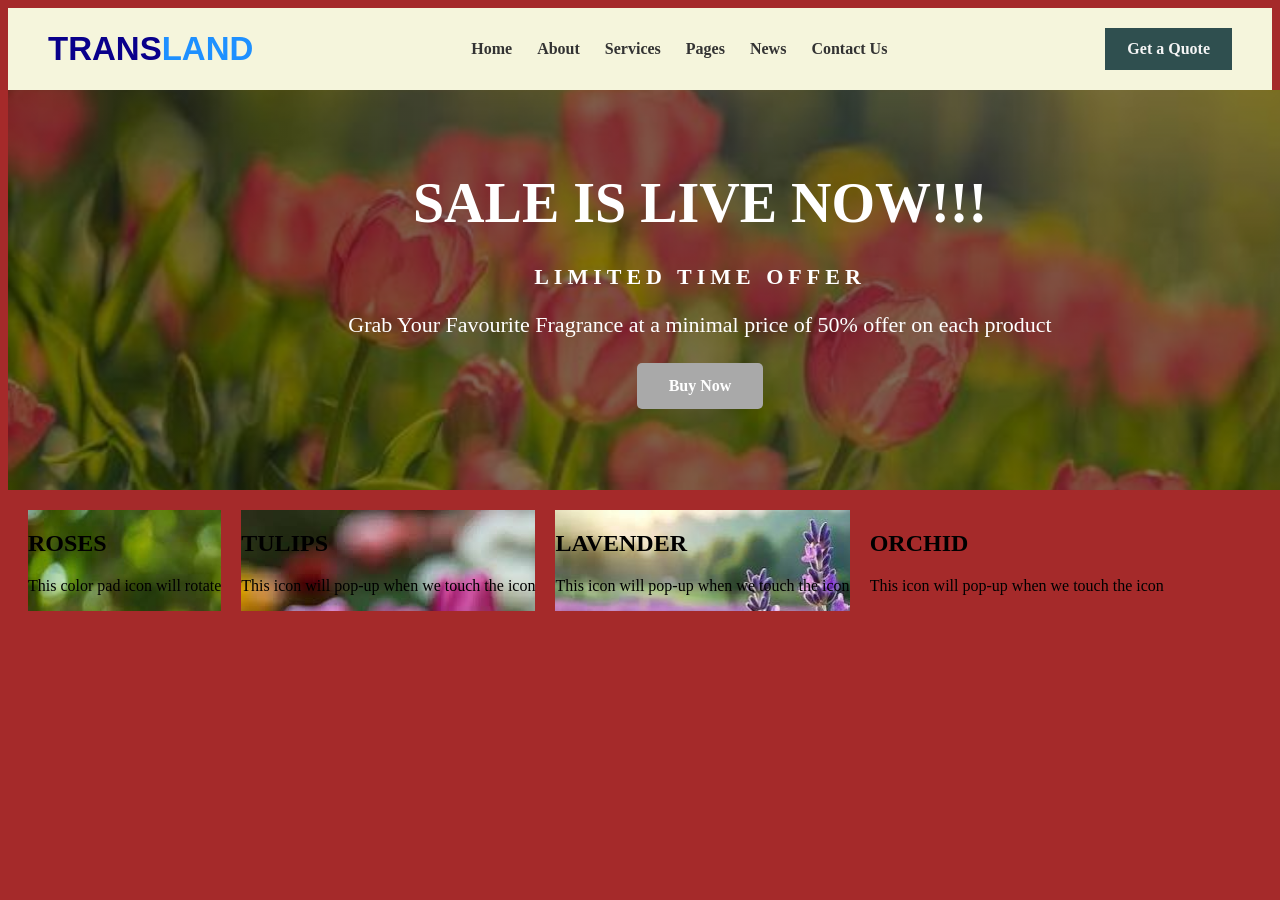
<file: header.html>
<!DOCTYPE html>
<html lang="en">
<head>
    <meta charset="UTF-8">
    <meta name="viewport" content="width=device-width, initial-scale=1.0">
    <title>Document</title>
    <link rel="stylesheet" href="head_style.css">
</head>
<link rel="stylesheet" href="head_style.css">
<body>
    <header>
        <div class="logo"><span class="trans">TRANS</span><span class="land">LAND</span></div>
        <nav>
            <a href="#">Home</a>
             <a href="#">About</a>
              <a href="#">Services</a>
               <a href="#">Pages</a>
                <a href="#">News</a>
                 <a href="#">Contact Us</a>
        </nav>
        <a href="#" class="quote-btn">Get a Quote</a>
    </header>
    <section class="banner">
        <div class="banner_content">
            <h1>SALE IS LIVE NOW!!!</h1>
            <h4>Limited Time Offer</h4>
            <p>Grab Your Favourite Fragrance at a minimal price of 50% offer on each product</p>
            <a href="#" class="buy_btn">Buy Now</a>
        </div>
        

    </section>
    <section class="card_section">
        <div class="card_card1">
            <div class="card_icon"></div>
            <h2>ROSES</h2>
            <p>This color pad icon will rotate</p>
        </div>
        <div class="card_card2">
            <div class="card_icon"></div>
            <h2>TULIPS</h2>
            <p>This icon will pop-up when we touch the icon</p>
        </div>
        <div class="card_card3">
            <div class="card_icon"></div>
            <h2>LAVENDER</h2>
            <p>This icon will pop-up when we touch the icon</p>
        </div>
        <div class="card_card4">
            <div class="card_icon"></div>
            <h2>ORCHID</h2>
            <p>This icon will pop-up when we touch the icon</p>
        </div>
    </section>
</body>
</html>
</file>
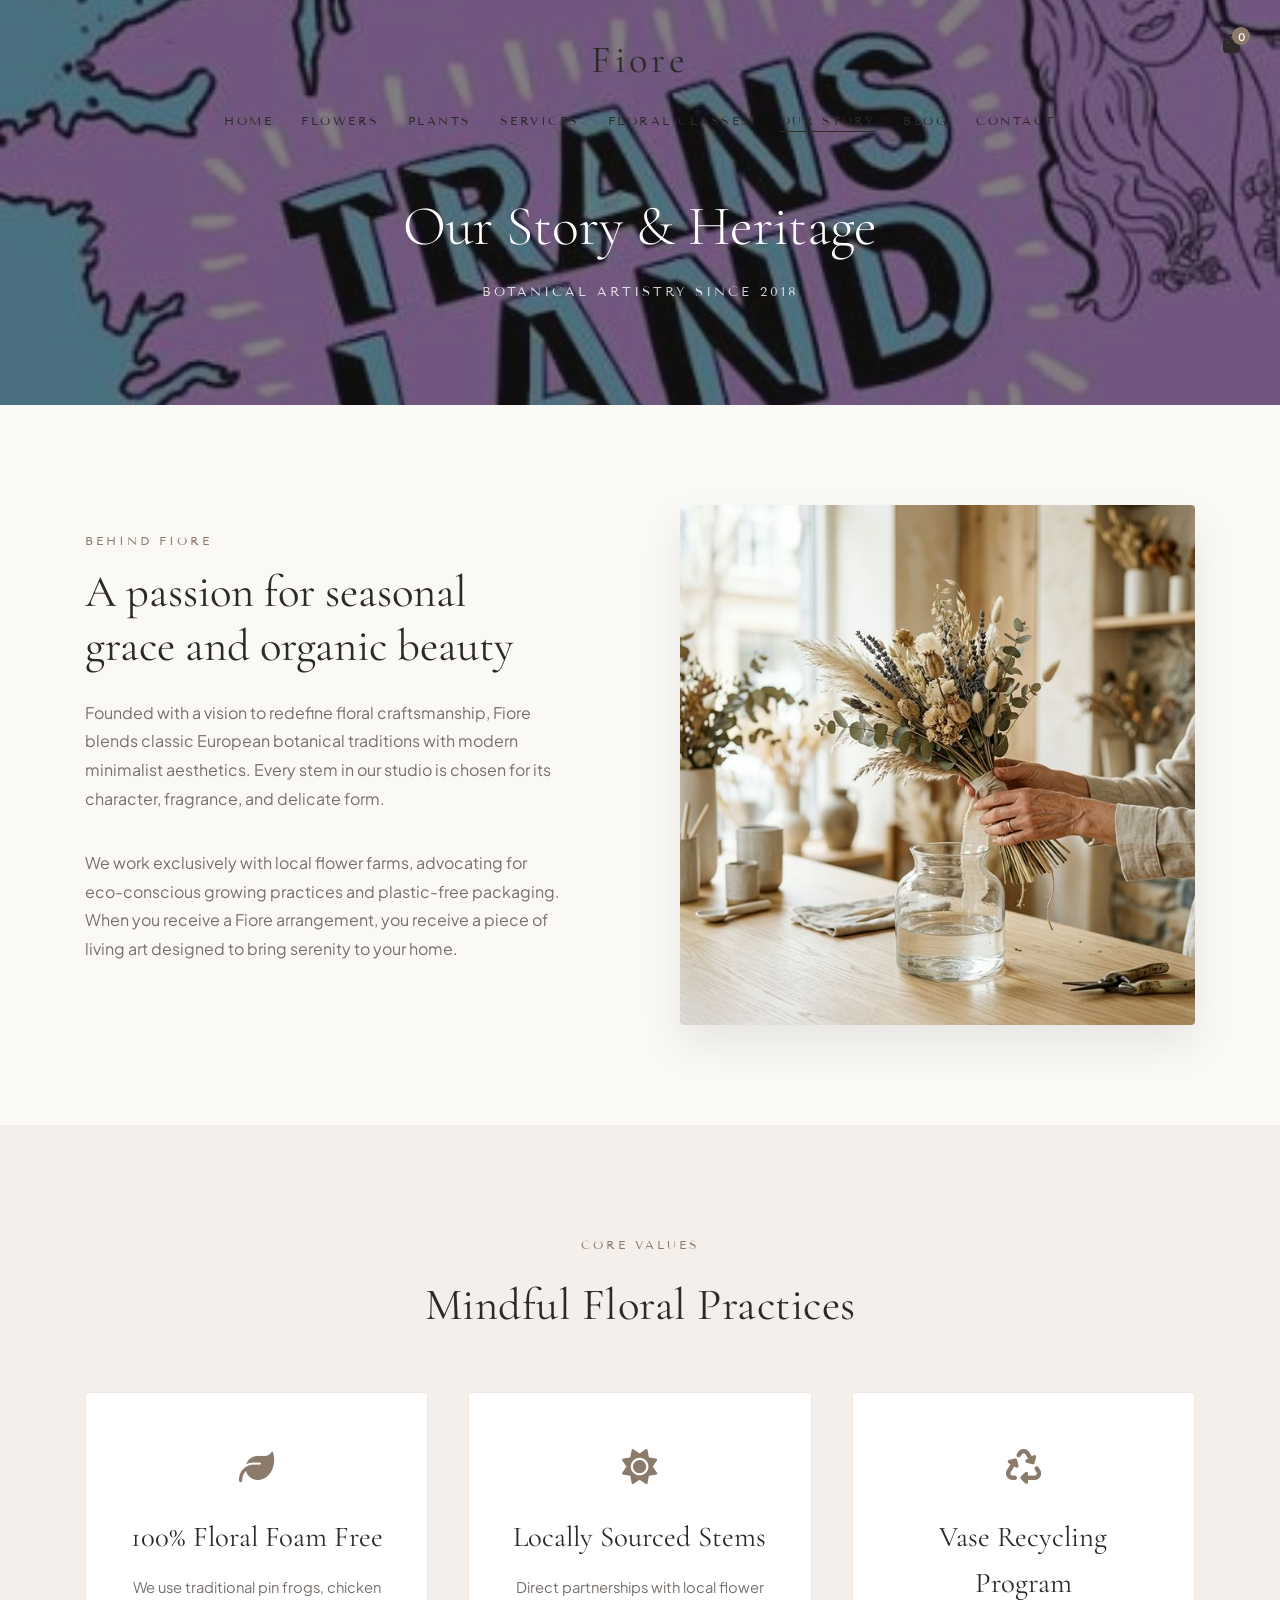
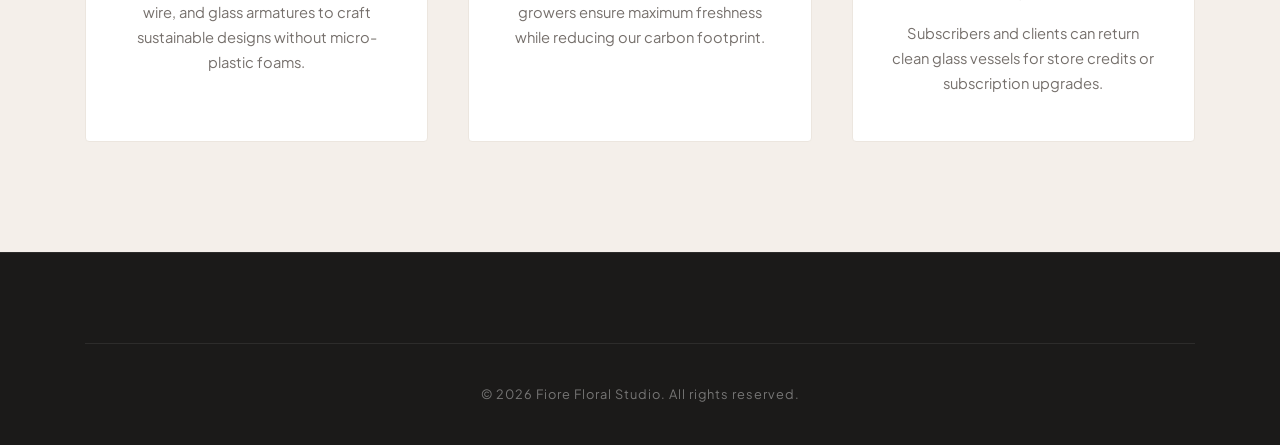
<file: flowershop/about.html>
<!DOCTYPE html>
<html lang="en">
<head>
  <meta charset="UTF-8">
  <meta name="viewport" content="width=device-width, initial-scale=1.0">
  <title>Our Story — Fiore Floral Studio</title>
  <link rel="stylesheet" href="css/styles.css">
  <link rel="stylesheet" href="https://cdnjs.cloudflare.com/ajax/libs/font-awesome/6.4.0/css/all.min.css">
</head>
<body>

  <!-- HEADER -->
  <header class="header dark-nav" id="header">
    <div class="container header-inner">
      <a href="#" class="logo">Fiore</a>
      
      <nav class="nav">
        <ul class="nav-links">
          <li><a href="index.html" class="nav-link">HOME</a></li>
          <li><a href="#" class="nav-link">FLOWERS</a></li>
          <li><a href="#" class="nav-link">PLANTS</a></li>
          <li><a href="#" class="nav-link">SERVICES</a></li>
          <li><a href="#" class="nav-link">FLORAL CLASSES</a></li>
          <li><a href="#" class="nav-link active">OUR STORY</a></li>
          <li><a href="#" class="nav-link">BLOG</a></li>
          <li><a href="#" class="nav-link">CONTACT</a></li>
        </ul>
      </nav>

      <div class="header-actions">
        <button class="action-btn" id="cartBtn" aria-label="Cart">
          <i class="fa-solid fa-bag-shopping"></i>
          <span class="cart-count" id="cartCount">0</span>
        </button>
      </div>
    </div>
  </header>

  <!-- PAGE HERO -->
  <section class="page-hero">
    <img src="images/tl-banner.jpg" class="page-hero-bg" alt="About Fiore Studio">
    <div>
      <h1 class="page-hero-title">Our Story & Heritage</h1>
      <p class="page-hero-subtitle">BOTANICAL ARTISTRY SINCE 2018</p>
    </div>
  </section>

  <!-- ABOUT CONTENT -->
  <section class="craft-section" style="background: var(--color-bg);">
    <div class="container">
      <div class="craft-grid">
        <div class="craft-content">
          <span class="sub-title">BEHIND FIORE</span>
          <h2 class="craft-title">A passion for seasonal grace and organic beauty</h2>
          <p class="craft-desc">
            Founded with a vision to redefine floral craftsmanship, Fiore blends classic European botanical traditions with modern minimalist aesthetics. Every stem in our studio is chosen for its character, fragrance, and delicate form.
          </p>
          <p class="craft-desc">
            We work exclusively with local flower farms, advocating for eco-conscious growing practices and plastic-free packaging. When you receive a Fiore arrangement, you receive a piece of living art designed to bring serenity to your home.
          </p>
        </div>
        <div class="craft-img-box">
          <img src="images/hero_banner.png" alt="Fiore Studio Artisan">
        </div>
      </div>
    </div>
  </section>

  <!-- SUSTAINABILITY -->
  <section class="services-preview" id="sustainability" style="background: var(--color-bg-alt);">
    <div class="container">
      <div class="section-header">
        <span class="sub-title">CORE VALUES</span>
        <h2 class="section-title">Mindful Floral Practices</h2>
      </div>
      <div class="services-grid">
        <div class="service-card">
          <div class="service-icon"><i class="fa-solid fa-leaf"></i></div>
          <h3 class="service-title">100% Floral Foam Free</h3>
          <p class="service-desc">We use traditional pin frogs, chicken wire, and glass armatures to craft sustainable designs without micro-plastic foams.</p>
        </div>
        <div class="service-card">
          <div class="service-icon"><i class="fa-solid fa-sun"></i></div>
          <h3 class="service-title">Locally Sourced Stems</h3>
          <p class="service-desc">Direct partnerships with local flower growers ensure maximum freshness while reducing our carbon footprint.</p>
        </div>
        <div class="service-card">
          <div class="service-icon"><i class="fa-solid fa-recycle"></i></div>
          <h3 class="service-title">Vase Recycling Program</h3>
          <p class="service-desc">Subscribers and clients can return clean glass vessels for store credits or subscription upgrades.</p>
        </div>
      </div>
    </div>
  </section>

  <!-- FOOTER -->
  <footer class="footer">
    <div class="container">
      <div class="footer-bottom">
        <p>&copy; 2026 Fiore Floral Studio. All rights reserved.</p>
      </div>
    </div>
  </footer>

  <script src="js/main.js"></script>
</body>
</html>
</file>
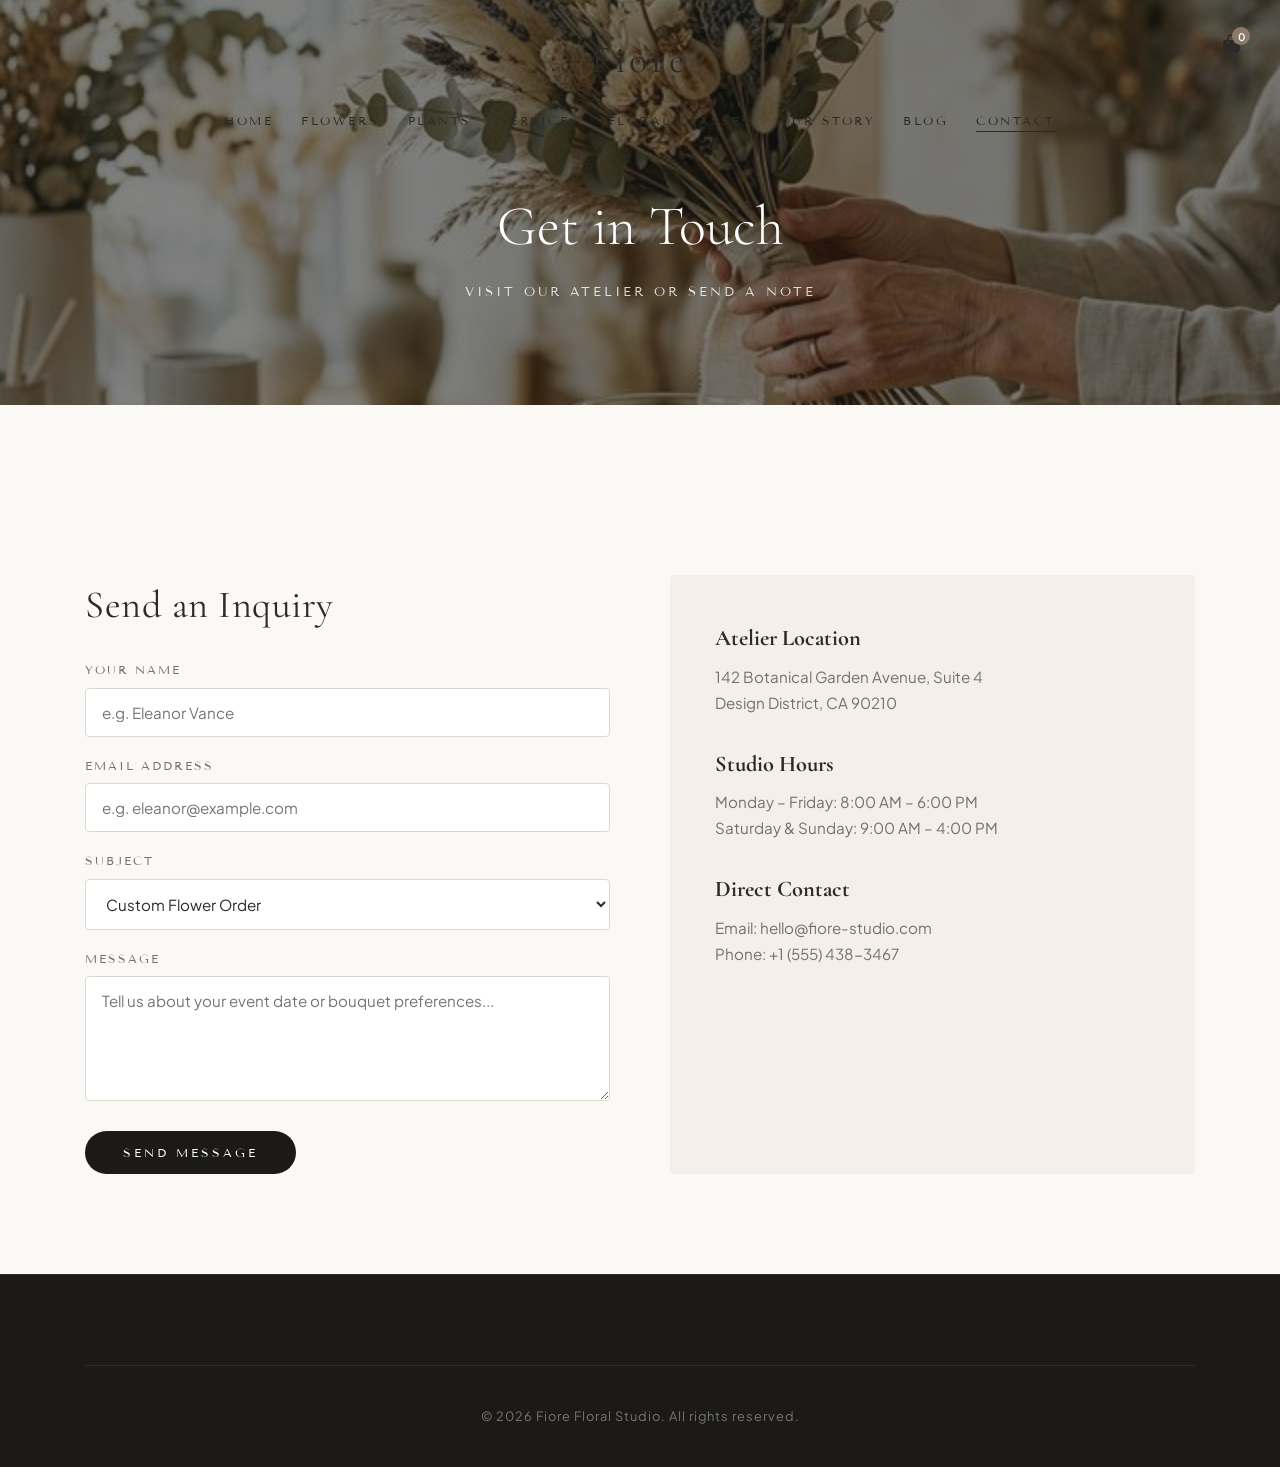
<file: flowershop/contact.html>
<!DOCTYPE html>
<html lang="en">
<head>
  <meta charset="UTF-8">
  <meta name="viewport" content="width=device-width, initial-scale=1.0">
  <title>Contact Us — Fiore Floral Studio</title>
  <link rel="stylesheet" href="css/styles.css">
  <link rel="stylesheet" href="https://cdnjs.cloudflare.com/ajax/libs/font-awesome/6.4.0/css/all.min.css">
  <style>
    .contact-grid {
      display: grid;
      grid-template-columns: 1fr 1fr;
      gap: 60px;
      margin-top: 60px;
    }
    .contact-form {
      display: flex;
      flex-direction: column;
      gap: 20px;
    }
    .form-group {
      display: flex;
      flex-direction: column;
      gap: 8px;
    }
    .form-group label {
      font-family: var(--font-sans);
      font-size: 0.72rem;
      letter-spacing: 2px;
      text-transform: uppercase;
      color: var(--color-text-light);
    }
    .form-input, .form-textarea {
      padding: 14px 16px;
      border: 1px solid var(--color-border);
      background-color: var(--color-white);
      border-radius: 4px;
      font-family: var(--font-body);
      font-size: 0.95rem;
      color: var(--color-text);
      outline: none;
      transition: var(--transition-smooth);
    }
    .form-input:focus, .form-textarea:focus {
      border-color: var(--color-text);
    }
    .contact-info-card {
      background: var(--color-bg-alt);
      padding: 45px;
      border-radius: 4px;
      display: flex;
      flex-direction: column;
      gap: 30px;
    }
    .info-item h4 {
      font-family: var(--font-serif);
      font-size: 1.4rem;
      margin-bottom: 8px;
    }
    .info-item p {
      color: var(--color-text-light);
      font-size: 0.95rem;
      line-height: 1.7;
    }
    @media (max-width: 768px) {
      .contact-grid {
        grid-template-columns: 1fr;
      }
    }
  </style>
</head>
<body>

  <!-- HEADER -->
  <header class="header dark-nav" id="header">
    <div class="container header-inner">
      <a href="#" class="logo">Fiore</a>
      
      <nav class="nav">
        <ul class="nav-links">
          <li><a href="#" class="nav-link">HOME</a></li>
          <li><a href="#" class="nav-link">FLOWERS</a></li>
          <li><a href="#" class="nav-link">PLANTS</a></li>
          <li><a href="#" class="nav-link">SERVICES</a></li>
          <li><a href="#" class="nav-link">FLORAL CLASSES</a></li>
          <li><a href="#" class="nav-link">OUR STORY</a></li>
          <li><a href="#" class="nav-link">BLOG</a></li>
          <li><a href="#" class="nav-link active">CONTACT</a></li>
        </ul>
      </nav>

      <div class="header-actions">
        <button class="action-btn" id="cartBtn" aria-label="Cart">
          <i class="fa-solid fa-bag-shopping"></i>
          <span class="cart-count" id="cartCount">0</span>
        </button>
      </div>
    </div>
  </header>

  <!-- PAGE HERO -->
  <section class="page-hero">
    <img src="images/hero_banner.png" class="page-hero-bg" alt="Contact Hero">
    <div>
      <h1 class="page-hero-title">Get in Touch</h1>
      <p class="page-hero-subtitle">VISIT OUR ATELIER OR SEND A NOTE</p>
    </div>
  </section>

  <!-- CONTACT SECTION -->
  <section class="seasons-section">
    <div class="container">
      <div class="contact-grid">
        <div>
          <h2 class="section-title" style="text-align: left; font-size: 2.4rem;">Send an Inquiry</h2>
          <form class="contact-form" onsubmit="event.preventDefault(); alert('Thank you for reaching out to Fiore! We will reply within 24 hours.');">
            <div class="form-group">
              <label for="name">Your Name</label>
              <input type="text" id="name" class="form-input" placeholder="e.g. Eleanor Vance" required>
            </div>
            <div class="form-group">
              <label for="email">Email Address</label>
              <input type="email" id="email" class="form-input" placeholder="e.g. eleanor@example.com" required>
            </div>
            <div class="form-group">
              <label for="subject">Subject</label>
              <select id="subject" class="form-input">
                <option>Custom Flower Order</option>
                <option>Wedding & Event Styling</option>
                <option>Workshop Inquiry</option>
                <option>General Question</option>
              </select>
            </div>
            <div class="form-group">
              <label for="message">Message</label>
              <textarea id="message" class="form-textarea" rows="5" placeholder="Tell us about your event date or bouquet preferences..." required></textarea>
            </div>
            <button type="submit" class="btn-dark" style="align-self: flex-start; margin-top: 10px;">SEND MESSAGE</button>
          </form>
        </div>

        <div class="contact-info-card">
          <div class="info-item">
            <h4>Atelier Location</h4>
            <p>142 Botanical Garden Avenue, Suite 4<br>Design District, CA 90210</p>
          </div>
          <div class="info-item">
            <h4>Studio Hours</h4>
            <p>Monday – Friday: 8:00 AM – 6:00 PM<br>Saturday & Sunday: 9:00 AM – 4:00 PM</p>
          </div>
          <div class="info-item">
            <h4>Direct Contact</h4>
            <p>Email: hello@fiore-studio.com<br>Phone: +1 (555) 438-3467</p>
          </div>
        </div>
      </div>
    </div>
  </section>

  <!-- FOOTER -->
  <footer class="footer">
    <div class="container">
      <div class="footer-bottom">
        <p>&copy; 2026 Fiore Floral Studio. All rights reserved.</p>
      </div>
    </div>
  </footer>

  <script src="js/main.js"></script>
</body>
</html>
</file>
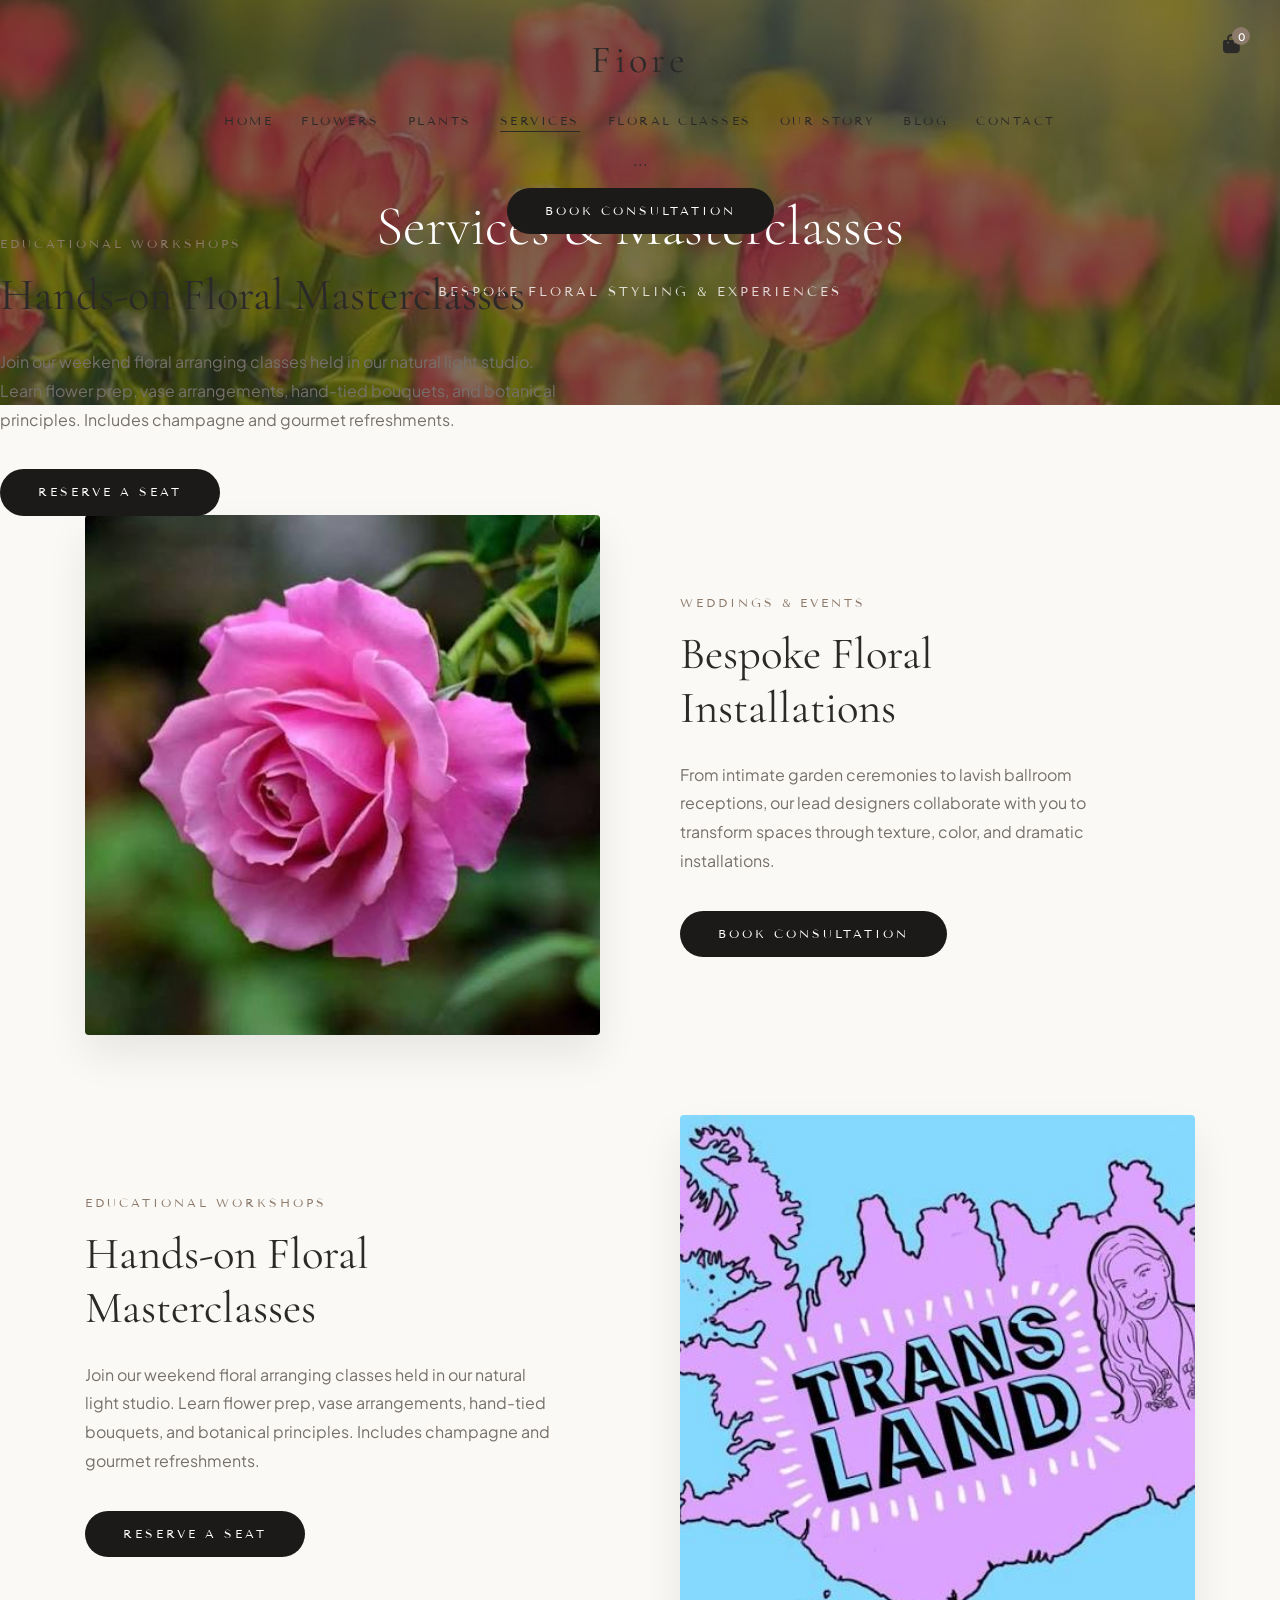
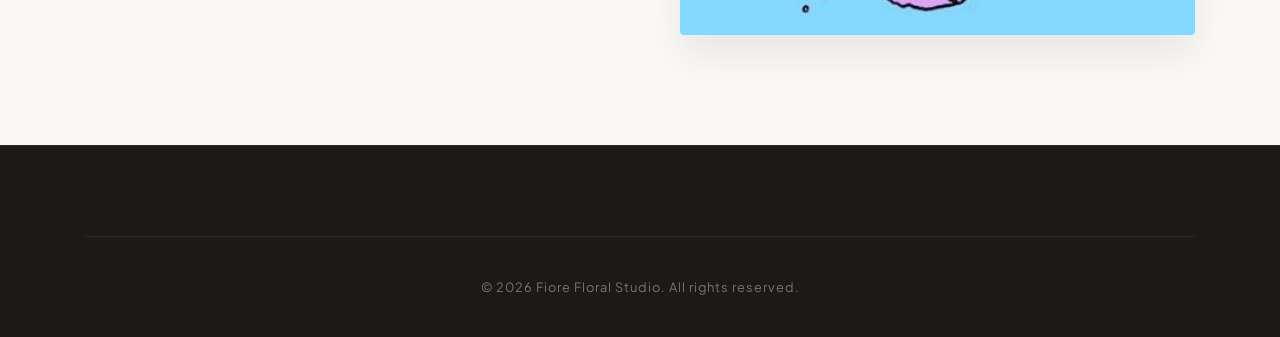
<file: flowershop/services.html>
<!DOCTYPE html>
<html lang="en">
<head>
  <meta charset="UTF-8">
  <meta name="viewport" content="width=device-width, initial-scale=1.0">
  <title>Services & Classes — Fiore Floral Studio</title>
  <link rel="stylesheet" href="css/styles.css">
  <link rel="stylesheet" href="https://cdnjs.cloudflare.com/ajax/libs/font-awesome/6.4.0/css/all.min.css">
</head>
<body>

  <!-- HEADER -->
  <header class="header dark-nav" id="header">
    <div class="container header-inner">
      <a href="#" class="logo">Fiore</a>
      
      <nav class="nav">
        <ul class="nav-links">
          <li><a href="#" class="nav-link">HOME</a></li>
          <li><a href="#" class="nav-link">FLOWERS</a></li>
          <li><a href="#" class="nav-link">PLANTS</a></li>
          <li><a href="#" class="nav-link active">SERVICES</a></li>
          <li><a href="#workshops" class="nav-link">FLORAL CLASSES</a></li>
          <li><a href="#" class="nav-link">OUR STORY</a></li>
          <li><a href="#" class="nav-link">BLOG</a></li>
          <li><a href="#" class="nav-link">CONTACT</a></li>
        </ul>
      </nav>
      
      ...

          <a href="#" class="btn-dark">BOOK CONSULTATION</a>
        </div>
      </div>

      <div class="craft-grid" id="workshops">
        <div class="craft-content">
          <span class="sub-title">EDUCATIONAL WORKSHOPS</span>
          <h2 class="craft-title">Hands-on Floral Masterclasses</h2>
          <p class="craft-desc">Join our weekend floral arranging classes held in our natural light studio. Learn flower prep, vase arrangements, hand-tied bouquets, and botanical principles. Includes champagne and gourmet refreshments.</p>
          <a href="#" class="btn-dark">RESERVE A SEAT</a>

      <div class="header-actions">
        <button class="action-btn" id="cartBtn" aria-label="Cart">
          <i class="fa-solid fa-bag-shopping"></i>
          <span class="cart-count" id="cartCount">0</span>
        </button>
      </div>
    </div>
  </header>

  <!-- PAGE HERO -->
  <section class="page-hero">
    <img src="images/flower-banner.jpg" class="page-hero-bg" alt="Services Hero">
    <div>
      <h1 class="page-hero-title">Services & Masterclasses</h1>
      <p class="page-hero-subtitle">BESPOKE FLORAL STYLING & EXPERIENCES</p>
    </div>
  </section>

  <!-- SERVICES LIST -->
  <section class="services-preview">
    <div class="container">
      <div class="craft-grid" style="margin-bottom: 80px;">
        <div class="craft-img-box">
          <img src="images/rose.jpg" alt="Wedding Floral Design">
        </div>
        <div class="craft-content">
          <span class="sub-title">WEDDINGS & EVENTS</span>
          <h2 class="craft-title">Bespoke Floral Installations</h2>
          <p class="craft-desc">From intimate garden ceremonies to lavish ballroom receptions, our lead designers collaborate with you to transform spaces through texture, color, and dramatic installations.</p>
          <a href="contact.html" class="btn-dark">BOOK CONSULTATION</a>
        </div>
      </div>

      <div class="craft-grid" id="workshops">
        <div class="craft-content">
          <span class="sub-title">EDUCATIONAL WORKSHOPS</span>
          <h2 class="craft-title">Hands-on Floral Masterclasses</h2>
          <p class="craft-desc">Join our weekend floral arranging classes held in our natural light studio. Learn flower prep, vase arrangements, hand-tied bouquets, and botanical principles. Includes champagne and gourmet refreshments.</p>
          <a href="contact.html" class="btn-dark">RESERVE A SEAT</a>
        </div>
        <div class="craft-img-box">
          <img src="images/tl-banner.jpg" alt="Floral Masterclass">
        </div>
      </div>
    </div>
  </section>

  <!-- FOOTER -->
  <footer class="footer">
    <div class="container">
      <div class="footer-bottom">
        <p>&copy; 2026 Fiore Floral Studio. All rights reserved.</p>
      </div>
    </div>
  </footer>

  <script src="js/main.js"></script>
</body>
</html>
</file>
<file: head_style.css>
header{
    color: white;
    padding: 20px 40px;
    display: flex;
    justify-content: space-between;
    align-items: center;
    background-color: beige;

}
body{
    background-color: brown;
}

.logo{
    font-size: 33px;
    font-weight: bold;
    font-family: 'Gill Sans', 'Gill Sans MT', Calibri, 'Trebuchet MS', sans-serif;
    
}
.trans{
   color: rgb(9, 0, 139);
}
.land{
   color: dodgerblue;
}
nav{
    display: flex;
    gap: 25px;
}
nav a{
    text-decoration: none;
    color: #333;
    font-weight: bold;
}
nav a:hover{
    color: cornflowerblue;
}
.quote-btn{
    background-color: darkslategrey;
    text-decoration: none;
    color: whitesmoke;
    font-weight: bold;
    padding: 12px 22px;
}
.banner{
    position: relative;
    overflow: hidden;
    height: 400px;
    background:linear-gradient(rgba(0,0,0,0.5),rgba(0,0,0,0.5)),
    url(flower-banner.jpg) center/cover no-repeat;
    display: flex;
    flex-direction: column;
    justify-content: center;
    text-align: center;
    align-items: center;
    padding: 0 60px;
    color:#fff;
    background-size: cover;
    background-position: center;
    width: 100%;
}
.banner::before{/*background moves*/
    content:"";
    position: absolute;
    inset: 0;
    background:linear-gradient(rgba(0,0,0,0.5),rgba(0,0,0,0.5)),
    url(flower-banner.jpg) center/cover no-repeat;
    animation: zoom 12s ease-in-out infinite alternate;
    z-index: 0;
}
    .banner>*{
        position: relative;
        z-index: 1;
    }
    @keyframes zoom{
        from{transform: scale(1);}
        to{transform: scale(1.15);}
    }
.banner_content h4{
    font-size: 22px;
    letter-spacing: 5px;
    text-transform: uppercase;
    margin-bottom: 10px;
    text-align: center;


}
.banner_content h1{
    font-size: 56px;
    margin: 0 0 12px;
    text-align: center;
}
.banner_content p{
    font-size: 22px;
    margin-bottom: 25px;
}

.buy_btn{
    display: inline-block;
    padding: 14px 32px;
    background-color: darkgray;
    color: #fff;
    font-weight: bold;
    border-radius: 5px;
    text-decoration: none;
}
.buy_btn :hover{
    background-color: blueviolet;
}
.banner > *{
    animation: fadeUp 1s ease both;
}
@keyframes fadeUp{
    from{opacity: 0; transform: translateX(30px);}
    to {opacity: 1; transform: translateX(0);}
}

.card_section{
    display: flex;
    flex-direction: row;
    gap: 20px;
    padding: 20px;
}
.card{
    flex: 1;
    min-height: 300;
    border-radius: 10px;
    padding: 20px;
    text-align: center;
    color: #fff;
    background-size: cover;
    background-position: center;
    background-repeat: no-repeat;
}
.card_icon{
    font-size: 70px;
}
.card_card1{
background-image: url(rose.jpg);
}
.card_card2{
    background-image: url(tulip.jpg);
}
.card_card3{
    background-image: url(lavender.jpg);
}
.card_card1{
    background-image: url(orchid.jpg);
}



/*@keyframes iconspin {
    from{transform: rotate(0deg);}
    to{transform: rotate(360deg);}
}
.card p{
    font-size: larger;
}
@keyframes iconFloat{
    0%, 100% { transform: translateY(0);}
    50% { transform: translateY(-10px)}
}
@keyframes iconShake{
    0%, 100% { transform: rotate(0deg);}
    25% { transform: rotate(-10deg);}
    75% {transform: rotate(10deg);}
}*/
</file>
<file: flowershop/css/styles.css>
/* ==========================================================================
   FIORE FLOWER SHOP - LUXURY FLORAL DESIGN SYSTEM
   ========================================================================== */

@import url('https://fonts.googleapis.com/css2?family=Cormorant+Garamond:ital,wght@0,300;0,400;0,500;0,600;1,400&family=Tenor+Sans&family=Plus+Jakarta+Sans:wght@300;400;500;600&display=swap');

:root {
  --font-serif: 'Cormorant Garamond', Georgia, serif;
  --font-sans: 'Tenor Sans', sans-serif;
  --font-body: 'Plus Jakarta Sans', sans-serif;

  --color-bg: #fbf9f5;
  --color-bg-alt: #f4efea;
  --color-text: #2c2a29;
  --color-text-light: #76706c;
  --color-border: #ded8d1;
  --color-border-light: #ece6df;
  --color-white: #ffffff;
  --color-dark: #1b1a19;
  --color-accent: #8c7a6b;
  --color-accent-light: #a49384;

  --transition-smooth: all 0.35s cubic-bezier(0.25, 1, 0.5, 1);
  --shadow-subtle: 0 10px 30px rgba(0, 0, 0, 0.04);
  --shadow-medium: 0 20px 40px rgba(0, 0, 0, 0.08);
}

/* Reset & Global */
*, *::before, *::after {
  box-sizing: border-box;
  margin: 0;
  padding: 0;
}

html {
  scroll-behavior: smooth;
  font-size: 16px;
}

body {
  font-family: var(--font-body);
  background-color: var(--color-bg);
  color: var(--color-text);
  line-height: 1.6;
  -webkit-font-smoothing: antialiased;
  overflow-x: hidden;
}

a {
  color: inherit;
  text-decoration: none;
  transition: var(--transition-smooth);
}

ul {
  list-style: none;
}

img {
  max-width: 100%;
  height: auto;
  display: block;
}

button {
  font-family: inherit;
  cursor: pointer;
  border: none;
  background: none;
  outline: none;
}

/* Container */
.container {
  max-width: 1380px;
  margin: 0 auto;
  padding: 0 40px;
}

@media (max-width: 768px) {
  .container {
    padding: 0 20px;
  }
}

/* ==========================================================================
   NAVIGATION / HEADER
   ========================================================================== */

.header {
  position: absolute;
  top: 0;
  left: 0;
  width: 100%;
  z-index: 100;
  padding: 30px 0 20px;
  transition: var(--transition-smooth);
}

.header.scrolled {
  position: fixed;
  background: rgba(251, 249, 245, 0.92);
  backdrop-filter: blur(12px);
  padding: 15px 0;
  box-shadow: 0 4px 20px rgba(0, 0, 0, 0.03);
  border-bottom: 1px solid rgba(222, 216, 209, 0.5);
}

.header-inner {
  display: flex;
  flex-direction: column;
  align-items: center;
  gap: 15px;
}

.logo {
  font-family: var(--font-serif);
  font-size: 2.4rem;
  font-weight: 400;
  letter-spacing: 4px;
  color: var(--color-white);
  transition: var(--transition-smooth);
}

.header.scrolled .logo,
.header.dark-nav .logo {
  color: var(--color-text);
}

.nav {
  display: flex;
  align-items: center;
  justify-content: center;
  gap: 32px;
  width: 100%;
}

.nav-links {
  display: flex;
  align-items: center;
  gap: 28px;
}

.nav-link {
  font-family: var(--font-sans);
  font-size: 0.75rem;
  letter-spacing: 2.5px;
  text-transform: uppercase;
  color: rgba(255, 255, 255, 0.9);
  font-weight: 400;
  position: relative;
  padding-bottom: 4px;
}

.header.scrolled .nav-link,
.header.dark-nav .nav-link {
  color: var(--color-text);
}

.nav-link::after {
  content: '';
  position: absolute;
  bottom: 0;
  left: 50%;
  width: 0;
  height: 1px;
  background-color: currentColor;
  transition: var(--transition-smooth);
  transform: translateX(-50%);
}

.nav-link:hover::after,
.nav-link.active::after {
  width: 100%;
}

.header-actions {
  position: absolute;
  right: 40px;
  top: 35px;
  display: flex;
  align-items: center;
  gap: 20px;
}

.header.scrolled .header-actions {
  top: 20px;
}

.action-btn {
  color: var(--color-white);
  font-size: 1.2rem;
  position: relative;
  transition: var(--transition-smooth);
  display: flex;
  align-items: center;
  justify-content: center;
}

#searchBtn {
  display: none !important;
}

.header.scrolled .action-btn,
.header.dark-nav .action-btn {
  color: var(--color-text);
}

.cart-count {
  position: absolute;
  top: -8px;
  right: -10px;
  background-color: var(--color-accent);
  color: var(--color-white);
  font-size: 0.65rem;
  font-weight: 600;
  width: 18px;
  height: 18px;
  border-radius: 50%;
  display: flex;
  align-items: center;
  justify-content: center;
}

.mobile-toggle {
  display: none;
  font-size: 1.5rem;
  color: var(--color-white);
}

.header.scrolled .mobile-toggle,
.header.dark-nav .mobile-toggle {
  color: var(--color-text);
}

/* ==========================================================================
   HERO SECTION
   ========================================================================== */

.hero {
  position: relative;
  height: 90vh;
  min-height: 650px;
  width: 100%;
  display: flex;
  align-items: center;
  justify-content: center;
  overflow: hidden;
}

.hero-bg {
  position: absolute;
  top: 0;
  left: 0;
  width: 100%;
  height: 100%;
  z-index: 1;
}

.hero-bg img {
  width: 100%;
  height: 100%;
  object-fit: cover;
  object-position: center 30%;
  filter: brightness(0.85) contrast(1.05);
}

.hero-overlay {
  position: absolute;
  top: 0;
  left: 0;
  width: 100%;
  height: 100%;
  background: radial-gradient(circle at center, rgba(0,0,0,0.15) 0%, rgba(0,0,0,0.45) 100%);
  z-index: 2;
}

.hero-content {
  position: relative;
  z-index: 3;
  text-align: center;
  color: var(--color-white);
  max-width: 800px;
  padding: 0 20px;
  margin-top: 60px;
}

.hero-title {
  font-family: var(--font-serif);
  font-size: 4.2rem;
  font-weight: 300;
  line-height: 1.15;
  letter-spacing: 0.5px;
  margin-bottom: 35px;
  text-shadow: 0 4px 15px rgba(0, 0, 0, 0.25);
}

.btn-pill {
  display: inline-block;
  font-family: var(--font-sans);
  font-size: 0.72rem;
  letter-spacing: 3px;
  text-transform: uppercase;
  color: var(--color-white);
  padding: 14px 38px;
  border: 1px solid rgba(255, 255, 255, 0.85);
  border-radius: 50px;
  transition: var(--transition-smooth);
  background: transparent;
  box-shadow: 0 4px 15px rgba(0, 0, 0, 0.1);
}

.btn-pill:hover {
  background-color: var(--color-white);
  color: var(--color-dark);
  border-color: var(--color-white);
  transform: translateY(-2px);
  box-shadow: 0 10px 25px rgba(0, 0, 0, 0.15);
}

/* ==========================================================================
   SEASONS FINEST SECTION (CAROUSEL & TABS)
   ========================================================================== */

.seasons-section {
  padding: 110px 0 100px;
  background-color: var(--color-bg);
  position: relative;
}

.section-header {
  text-align: center;
  margin-bottom: 50px;
}

.section-title {
  font-family: var(--font-serif);
  font-size: 3rem;
  font-weight: 400;
  color: var(--color-text);
  margin-bottom: 25px;
  letter-spacing: 0.5px;
}

.tabs-wrapper {
  display: flex;
  justify-content: center;
  gap: 30px;
  margin-bottom: 20px;
}

.tab-btn {
  font-family: var(--font-sans);
  font-size: 0.75rem;
  letter-spacing: 3px;
  text-transform: uppercase;
  color: var(--color-text-light);
  padding: 6px 0;
  position: relative;
  transition: var(--transition-smooth);
}

.tab-btn.active,
.tab-btn:hover {
  color: var(--color-text);
}

.tab-btn.active::after {
  content: '';
  position: absolute;
  bottom: 0;
  left: 0;
  width: 100%;
  height: 1px;
  background-color: var(--color-text);
}

/* Carousel Container & Controls */
.carousel-wrapper {
  position: relative;
  margin: 0 auto;
  padding: 0 60px;
}

.carousel-track-container {
  overflow: hidden;
  position: relative;
  padding: 15px 0 30px;
}

.carousel-track {
  display: flex;
  gap: 32px;
  transition: transform 0.5s cubic-bezier(0.25, 1, 0.5, 1);
  scroll-behavior: smooth;
}

.product-card {
  flex: 0 0 calc(25% - 24px);
  min-width: 250px;
  display: flex;
  flex-direction: column;
  align-items: center;
  text-align: center;
  group: relative;
}

.product-img-wrapper {
  width: 100%;
  aspect-ratio: 3 / 4;
  background-color: #f7f4ee;
  margin-bottom: 22px;
  overflow: hidden;
  position: relative;
  display: flex;
  align-items: center;
  justify-content: center;
  border-radius: 4px;
}

.product-img-wrapper img {
  width: 100%;
  height: 100%;
  object-fit: cover;
  transition: transform 0.7s ease, opacity 0.3s ease;
}

.product-card:hover .product-img-wrapper img {
  transform: scale(1.05);
}

.product-badge {
  position: absolute;
  top: 15px;
  left: 15px;
  background-color: var(--color-accent);
  color: var(--color-white);
  font-size: 0.65rem;
  letter-spacing: 1.5px;
  text-transform: uppercase;
  padding: 4px 10px;
  border-radius: 20px;
}

.quick-add-btn {
  position: absolute;
  bottom: 20px;
  left: 50%;
  transform: translateX(-50%) translateY(20px);
  opacity: 0;
  background: rgba(251, 249, 245, 0.95);
  backdrop-filter: blur(4px);
  color: var(--color-text);
  font-family: var(--font-sans);
  font-size: 0.7rem;
  letter-spacing: 2px;
  text-transform: uppercase;
  padding: 12px 24px;
  border-radius: 30px;
  white-space: nowrap;
  box-shadow: 0 4px 15px rgba(0, 0, 0, 0.08);
  transition: var(--transition-smooth);
}

.product-card:hover .quick-add-btn {
  opacity: 1;
  transform: translateX(-50%) translateY(0);
}

.quick-add-btn:hover {
  background: var(--color-dark);
  color: var(--color-white);
}

.product-title {
  font-family: var(--font-serif);
  font-size: 1.45rem;
  font-weight: 400;
  color: var(--color-text);
  margin-bottom: 6px;
  letter-spacing: 0.3px;
}

.product-price {
  font-family: var(--font-body);
  font-size: 0.85rem;
  color: var(--color-text-light);
  font-weight: 400;
}

/* Circular Carousel Arrow Buttons matching reference */
.carousel-btn {
  position: absolute;
  top: 45%;
  transform: translateY(-50%);
  width: 52px;
  height: 52px;
  border-radius: 50%;
  border: 1px solid var(--color-border);
  background-color: var(--color-bg);
  color: var(--color-text);
  display: flex;
  align-items: center;
  justify-content: center;
  font-size: 1.2rem;
  z-index: 10;
  transition: var(--transition-smooth);
  box-shadow: 0 4px 12px rgba(0, 0, 0, 0.03);
}

.carousel-btn:hover {
  background-color: var(--color-text);
  color: var(--color-white);
  border-color: var(--color-text);
}

.carousel-btn.prev {
  left: 0;
}

.carousel-btn.next {
  right: 0;
}

/* ==========================================================================
   PHILOSOPHY & CRAFT SECTION
   ========================================================================== */

.craft-section {
  padding: 100px 0;
  background-color: var(--color-bg-alt);
}

.craft-grid {
  display: grid;
  grid-template-columns: 1fr 1fr;
  gap: 80px;
  align-items: center;
}

.craft-img-box {
  position: relative;
  border-radius: 4px;
  overflow: hidden;
  box-shadow: var(--shadow-medium);
}

.craft-img-box img {
  width: 100%;
  height: 520px;
  object-fit: cover;
}

.craft-content {
  padding-right: 40px;
}

.sub-title {
  font-family: var(--font-sans);
  font-size: 0.75rem;
  letter-spacing: 3px;
  text-transform: uppercase;
  color: var(--color-accent);
  margin-bottom: 16px;
  display: block;
}

.craft-title {
  font-family: var(--font-serif);
  font-size: 3.2rem;
  font-weight: 400;
  line-height: 1.2;
  margin-bottom: 25px;
  color: var(--color-text);
}

.craft-desc {
  font-size: 1rem;
  color: var(--color-text-light);
  line-height: 1.8;
  margin-bottom: 35px;
}

.btn-dark {
  display: inline-block;
  font-family: var(--font-sans);
  font-size: 0.72rem;
  letter-spacing: 3px;
  text-transform: uppercase;
  color: var(--color-white);
  background-color: var(--color-dark);
  padding: 14px 38px;
  border-radius: 50px;
  transition: var(--transition-smooth);
}

.btn-dark:hover {
  background-color: var(--color-accent);
  transform: translateY(-2px);
  box-shadow: var(--shadow-subtle);
}

/* ==========================================================================
   SERVICES HIGHLIGHT GRID
   ========================================================================== */

.services-preview {
  padding: 110px 0;
  background-color: var(--color-bg);
}

.services-grid {
  display: grid;
  grid-template-columns: repeat(3, 1fr);
  gap: 40px;
  margin-top: 50px;
}

.service-card {
  background: var(--color-white);
  padding: 45px 35px;
  border: 1px solid var(--color-border-light);
  border-radius: 4px;
  text-align: center;
  transition: var(--transition-smooth);
}

.service-card:hover {
  transform: translateY(-6px);
  box-shadow: var(--shadow-medium);
  border-color: var(--color-border);
}

.service-icon {
  font-size: 2.2rem;
  color: var(--color-accent);
  margin-bottom: 20px;
}

.service-title {
  font-family: var(--font-serif);
  font-size: 1.8rem;
  font-weight: 400;
  margin-bottom: 15px;
}

.service-desc {
  font-size: 0.92rem;
  color: var(--color-text-light);
  line-height: 1.7;
}

/* ==========================================================================
   INSTAGRAM / GALLERY
   ========================================================================== */

.insta-section {
  padding: 80px 0 100px;
  background-color: var(--color-bg);
}

.insta-grid {
  display: grid;
  grid-template-columns: repeat(5, 1fr);
  gap: 16px;
  margin-top: 40px;
}

.insta-item {
  position: relative;
  aspect-ratio: 1 / 1;
  overflow: hidden;
  border-radius: 4px;
}

.insta-item img {
  width: 100%;
  height: 100%;
  object-fit: cover;
  transition: transform 0.6s ease;
}

.insta-overlay {
  position: absolute;
  top: 0;
  left: 0;
  width: 100%;
  height: 100%;
  background: rgba(44, 42, 41, 0.4);
  color: var(--color-white);
  display: flex;
  align-items: center;
  justify-content: center;
  font-size: 1.5rem;
  opacity: 0;
  transition: var(--transition-smooth);
}

.insta-item:hover img {
  transform: scale(1.08);
}

.insta-item:hover .insta-overlay {
  opacity: 1;
}

/* ==========================================================================
   FOOTER
   ========================================================================== */

.footer {
  background-color: var(--color-dark);
  color: var(--color-white);
  padding: 90px 0 40px;
  border-top: 1px solid rgba(255, 255, 255, 0.08);
}

.footer-grid {
  display: grid;
  grid-template-columns: 2fr 1fr 1fr 1.5fr;
  gap: 60px;
  margin-bottom: 70px;
}

.footer-brand .logo {
  color: var(--color-white);
  margin-bottom: 20px;
  display: inline-block;
}

.footer-brand p {
  color: rgba(255, 255, 255, 0.65);
  font-size: 0.92rem;
  line-height: 1.8;
  max-width: 320px;
}

.footer-title {
  font-family: var(--font-sans);
  font-size: 0.75rem;
  letter-spacing: 2.5px;
  text-transform: uppercase;
  color: var(--color-white);
  margin-bottom: 25px;
}

.footer-links {
  display: flex;
  flex-direction: column;
  gap: 12px;
}

.footer-links a {
  color: rgba(255, 255, 255, 0.65);
  font-size: 0.88rem;
}

.footer-links a:hover {
  color: var(--color-white);
}

.newsletter-form {
  display: flex;
  margin-top: 15px;
  border-bottom: 1px solid rgba(255, 255, 255, 0.3);
}

.newsletter-input {
  background: transparent;
  border: none;
  color: var(--color-white);
  padding: 12px 0;
  font-family: var(--font-body);
  font-size: 0.88rem;
  width: 100%;
}

.newsletter-input::placeholder {
  color: rgba(255, 255, 255, 0.4);
}

.newsletter-btn {
  color: var(--color-white);
  font-size: 0.85rem;
  letter-spacing: 2px;
  text-transform: uppercase;
  padding: 12px 0;
}

.footer-bottom {
  text-align: center;
  padding-top: 40px;
  border-top: 1px solid rgba(255, 255, 255, 0.08);
  color: rgba(255, 255, 255, 0.4);
  font-size: 0.8rem;
  letter-spacing: 1px;
}

/* ==========================================================================
   CART DRAWER & QUICK VIEW MODAL
   ========================================================================== */

.cart-drawer-overlay {
  position: fixed;
  top: 0;
  left: 0;
  width: 100%;
  height: 100%;
  background: rgba(0, 0, 0, 0.5);
  z-index: 1000;
  opacity: 0;
  visibility: hidden;
  transition: var(--transition-smooth);
}

.cart-drawer-overlay.active {
  opacity: 1;
  visibility: visible;
}

.cart-drawer {
  position: fixed;
  top: 0;
  right: 0;
  width: 420px;
  max-width: 90vw;
  height: 100%;
  background: var(--color-bg);
  z-index: 1001;
  transform: translateX(100%);
  transition: transform 0.4s cubic-bezier(0.25, 1, 0.5, 1);
  display: flex;
  flex-direction: column;
}

.cart-drawer-overlay.active .cart-drawer {
  transform: translateX(0);
}

.cart-header {
  padding: 30px;
  border-bottom: 1px solid var(--color-border);
  display: flex;
  align-items: center;
  justify-content: space-between;
}

.cart-title {
  font-family: var(--font-serif);
  font-size: 1.8rem;
}

.close-cart-btn {
  font-size: 1.5rem;
  color: var(--color-text);
}

.cart-body {
  padding: 30px;
  flex: 1;
  overflow-y: auto;
  display: flex;
  flex-direction: column;
  gap: 20px;
}

.cart-item {
  display: flex;
  gap: 15px;
  align-items: center;
  padding-bottom: 20px;
  border-bottom: 1px solid var(--color-border-light);
}

.cart-item-img {
  width: 70px;
  height: 90px;
  object-fit: cover;
  border-radius: 4px;
}

.cart-item-info {
  flex: 1;
}

.cart-item-name {
  font-family: var(--font-serif);
  font-size: 1.1rem;
}

.cart-item-price {
  font-size: 0.85rem;
  color: var(--color-text-light);
}

.cart-footer {
  padding: 30px;
  border-top: 1px solid var(--color-border);
}

.cart-total {
  display: flex;
  justify-content: space-between;
  font-family: var(--font-serif);
  font-size: 1.4rem;
  margin-bottom: 20px;
}

.btn-checkout {
  width: 100%;
  text-align: center;
  padding: 16px;
}

/* PAGE HEADER (FOR ABOUT, SERVICES, CONTACT) */
.page-hero {
  height: 45vh;
  min-height: 340px;
  background-color: var(--color-dark);
  position: relative;
  display: flex;
  align-items: center;
  justify-content: center;
  text-align: center;
  color: var(--color-white);
  padding-top: 80px;
}

.page-hero-bg {
  position: absolute;
  top: 0;
  left: 0;
  width: 100%;
  height: 100%;
  opacity: 0.45;
  object-fit: cover;
}

.page-hero-title {
  font-family: var(--font-serif);
  font-size: 3.5rem;
  font-weight: 300;
  position: relative;
  z-index: 2;
}

.page-hero-subtitle {
  font-family: var(--font-sans);
  font-size: 0.8rem;
  letter-spacing: 3px;
  text-transform: uppercase;
  margin-top: 10px;
  position: relative;
  z-index: 2;
  color: rgba(255, 255, 255, 0.8);
}

/* ==========================================================================
   STRICT COMPREHENSIVE RESPONSIVE DESIGN SYSTEM FOR ALL DEVICES
   (375px, 390px, 414px, 768px, 1024px, 1080px, 1440px, 1920px)
   ========================================================================== */

/* 1. Ultra-Wide Monitors & 4K Displays (1920px and above) */
@media screen and (min-width: 1920px) {
  .container {
    max-width: 1720px;
    padding: 0 60px;
  }
  .hero-title {
    font-size: 5.2rem;
  }
  .section-title {
    font-size: 3.8rem;
  }
  .product-card {
    flex: 0 0 calc(25% - 24px);
  }
  .craft-img-box img {
    height: 600px;
  }
}

/* 2. Large Desktops & QHD Displays (1440px to 1919px) */
@media screen and (min-width: 1440px) and (max-width: 1919px) {
  .container {
    max-width: 1380px;
    padding: 0 40px;
  }
  .hero-title {
    font-size: 4.4rem;
  }
  .section-title {
    font-size: 3.2rem;
  }
  .product-card {
    flex: 0 0 calc(25% - 24px);
  }
}

/* 3. Full HD Laptops & Desktop Displays (1080px to 1439px) */
@media screen and (min-width: 1080px) and (max-width: 1439px) {
  .container {
    max-width: 1180px;
    padding: 0 35px;
  }
  .hero-title {
    font-size: 3.8rem;
  }
  .section-title {
    font-size: 2.8rem;
  }
  .product-card {
    flex: 0 0 calc(25% - 24px);
  }
  .craft-title {
    font-size: 2.8rem;
  }
}

/* 4. Tablets Landscape / Small Laptops (1024px to 1079px) */
@media screen and (min-width: 1024px) and (max-width: 1079px) {
  .container {
    max-width: 980px;
    padding: 0 30px;
  }
  .hero-title {
    font-size: 3.4rem;
  }
  .section-title {
    font-size: 2.6rem;
  }
  .product-card {
    flex: 0 0 calc(33.333% - 22px);
  }
  .services-grid {
    grid-template-columns: repeat(3, 1fr);
    gap: 25px;
  }
  .footer-grid {
    grid-template-columns: 1.5fr 1fr 1fr 1.5fr;
    gap: 30px;
  }
}

/* 5. Tablets Portrait / Medium Screens (768px to 1023px) */
@media screen and (min-width: 768px) and (max-width: 1023px) {
  .container {
    max-width: 100%;
    padding: 0 28px;
  }
  .hero-title {
    font-size: 3.1rem;
  }
  .craft-grid {
    grid-template-columns: 1fr;
    gap: 40px;
  }
  .craft-content {
    padding-right: 0;
  }
  .craft-img-box img {
    height: 420px;
  }
  .product-card {
    flex: 0 0 calc(50% - 16px);
  }
  .services-grid {
    grid-template-columns: repeat(2, 1fr);
    gap: 24px;
  }
  .footer-grid {
    grid-template-columns: 1fr 1fr;
    gap: 40px;
  }
  .insta-grid {
    grid-template-columns: repeat(3, 1fr);
  }
}

/* 6. Large Mobile / Plus Devices (414px to 767px) */
@media screen and (max-width: 767px) {
  .header {
    padding: 16px 0;
  }
  .header-inner {
    flex-direction: row;
    justify-content: space-between;
    align-items: center;
    position: relative;
    width: 100%;
  }
  .logo {
    font-size: 1.8rem;
    letter-spacing: 2px;
    margin: 0;
    line-height: 1;
  }
  .header-actions {
    position: relative;
    top: auto;
    right: auto;
    display: flex;
    align-items: center;
    gap: 16px;
  }
  .hero {
    height: 82vh;
    min-height: 520px;
  }
  .hero-title {
    font-size: 2.6rem;
    line-height: 1.25;
    margin-bottom: 25px;
  }
  .btn-pill {
    padding: 13px 32px;
    font-size: 0.68rem;
  }
  .nav-links {
    display: none;
  }
  .nav-links.mobile-open {
    display: flex !important;
    flex-direction: column;
    position: absolute;
    top: 100%;
    left: 0;
    width: 100%;
    background-color: rgba(251, 249, 245, 0.98);
    backdrop-filter: blur(15px);
    padding: 25px 20px;
    gap: 18px;
    align-items: center;
    box-shadow: 0 15px 30px rgba(0,0,0,0.12);
    z-index: 99;
    border-bottom: 1px solid var(--color-border);
  }
  .nav-links.mobile-open .nav-link {
    color: var(--color-text) !important;
    font-size: 0.88rem;
    letter-spacing: 3px;
  }
  .mobile-toggle {
    display: block;
  }
  .section-title {
    font-size: 2.3rem;
  }
  .carousel-wrapper {
    padding: 0;
  }
  .carousel-btn {
    display: none;
  }
  .carousel-track {
    overflow-x: auto;
    scroll-snap-type: x mandatory;
    -webkit-overflow-scrolling: touch;
    padding-bottom: 15px;
  }
  .product-card {
    flex: 0 0 82%;
    min-width: unset;
    scroll-snap-align: center;
  }
  .craft-section {
    padding: 65px 0;
  }
  .craft-title {
    font-size: 2.2rem;
  }
  .craft-img-box img {
    height: 340px;
  }
  .services-grid {
    grid-template-columns: 1fr;
    gap: 20px;
  }
  .service-card {
    padding: 30px 20px;
  }
  .insta-grid {
    grid-template-columns: repeat(2, 1fr);
    gap: 12px;
  }
  .footer-grid {
    grid-template-columns: 1fr;
    gap: 35px;
  }
  .cart-drawer {
    width: 100vw;
    max-width: 100vw;
  }
}

/* 7. Standard Smartphones (390px to 413px - iPhone 12/13/14/15/Pro) */
@media screen and (max-width: 413px) {
  .container {
    padding: 0 18px;
  }
  .hero-title {
    font-size: 2.35rem;
  }
  .section-title {
    font-size: 2.05rem;
  }
  .product-card {
    flex: 0 0 88%;
  }
  .craft-title {
    font-size: 1.95rem;
  }
  .logo {
    font-size: 1.75rem;
    letter-spacing: 2px;
  }
  .header-actions {
    gap: 12px;
  }
}

/* 8. Compact Smartphones (375px and below - iPhone SE / Small Androids) */
@media screen and (max-width: 375px) {
  .container {
    padding: 0 14px;
  }
  .hero-title {
    font-size: 2.1rem;
  }
  .section-title {
    font-size: 1.85rem;
  }
  .tab-btn {
    font-size: 0.7rem;
    letter-spacing: 2px;
  }
  .product-card {
    flex: 0 0 92%;
  }
  .craft-title {
    font-size: 1.8rem;
  }
  .btn-pill, .btn-dark {
    padding: 12px 26px;
    font-size: 0.65rem;
  }
  .logo {
    font-size: 1.65rem;
    letter-spacing: 2px;
  }
  .header-actions {
    gap: 10px;
  }
}
</file>
